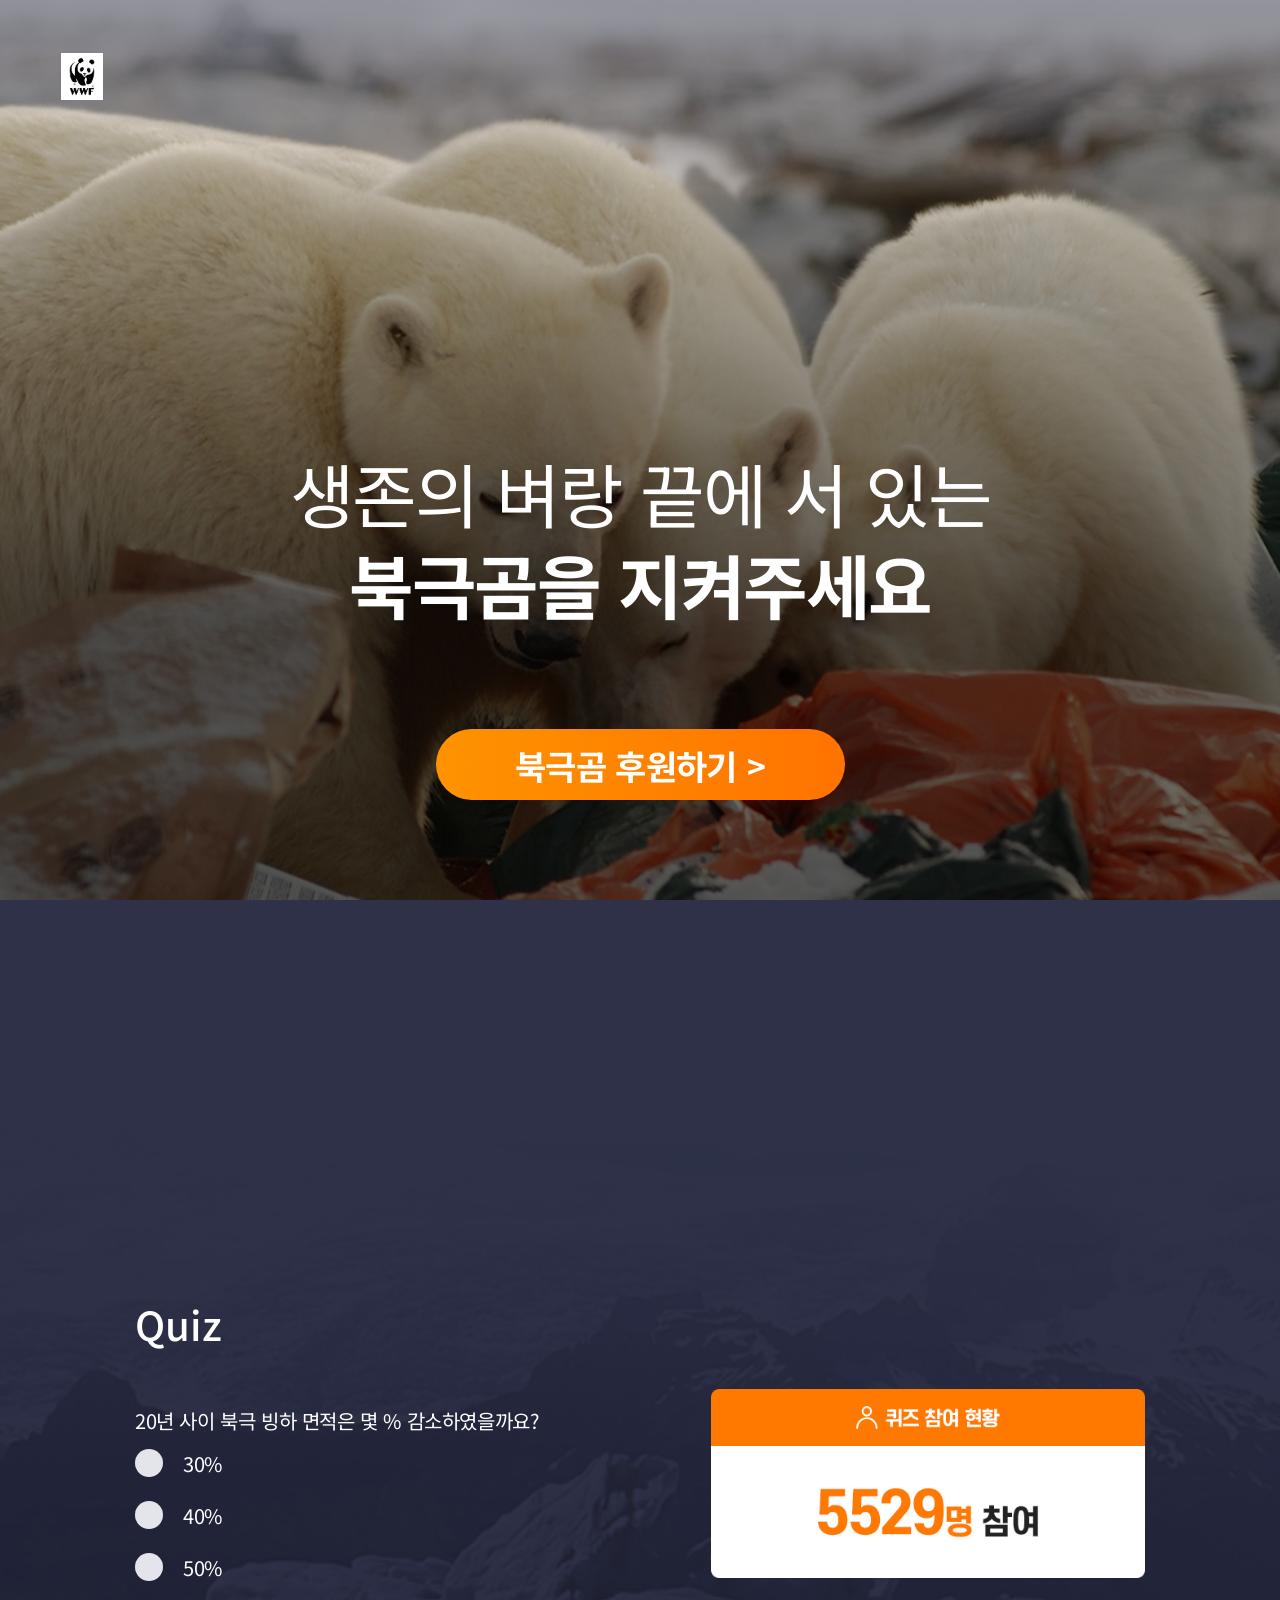
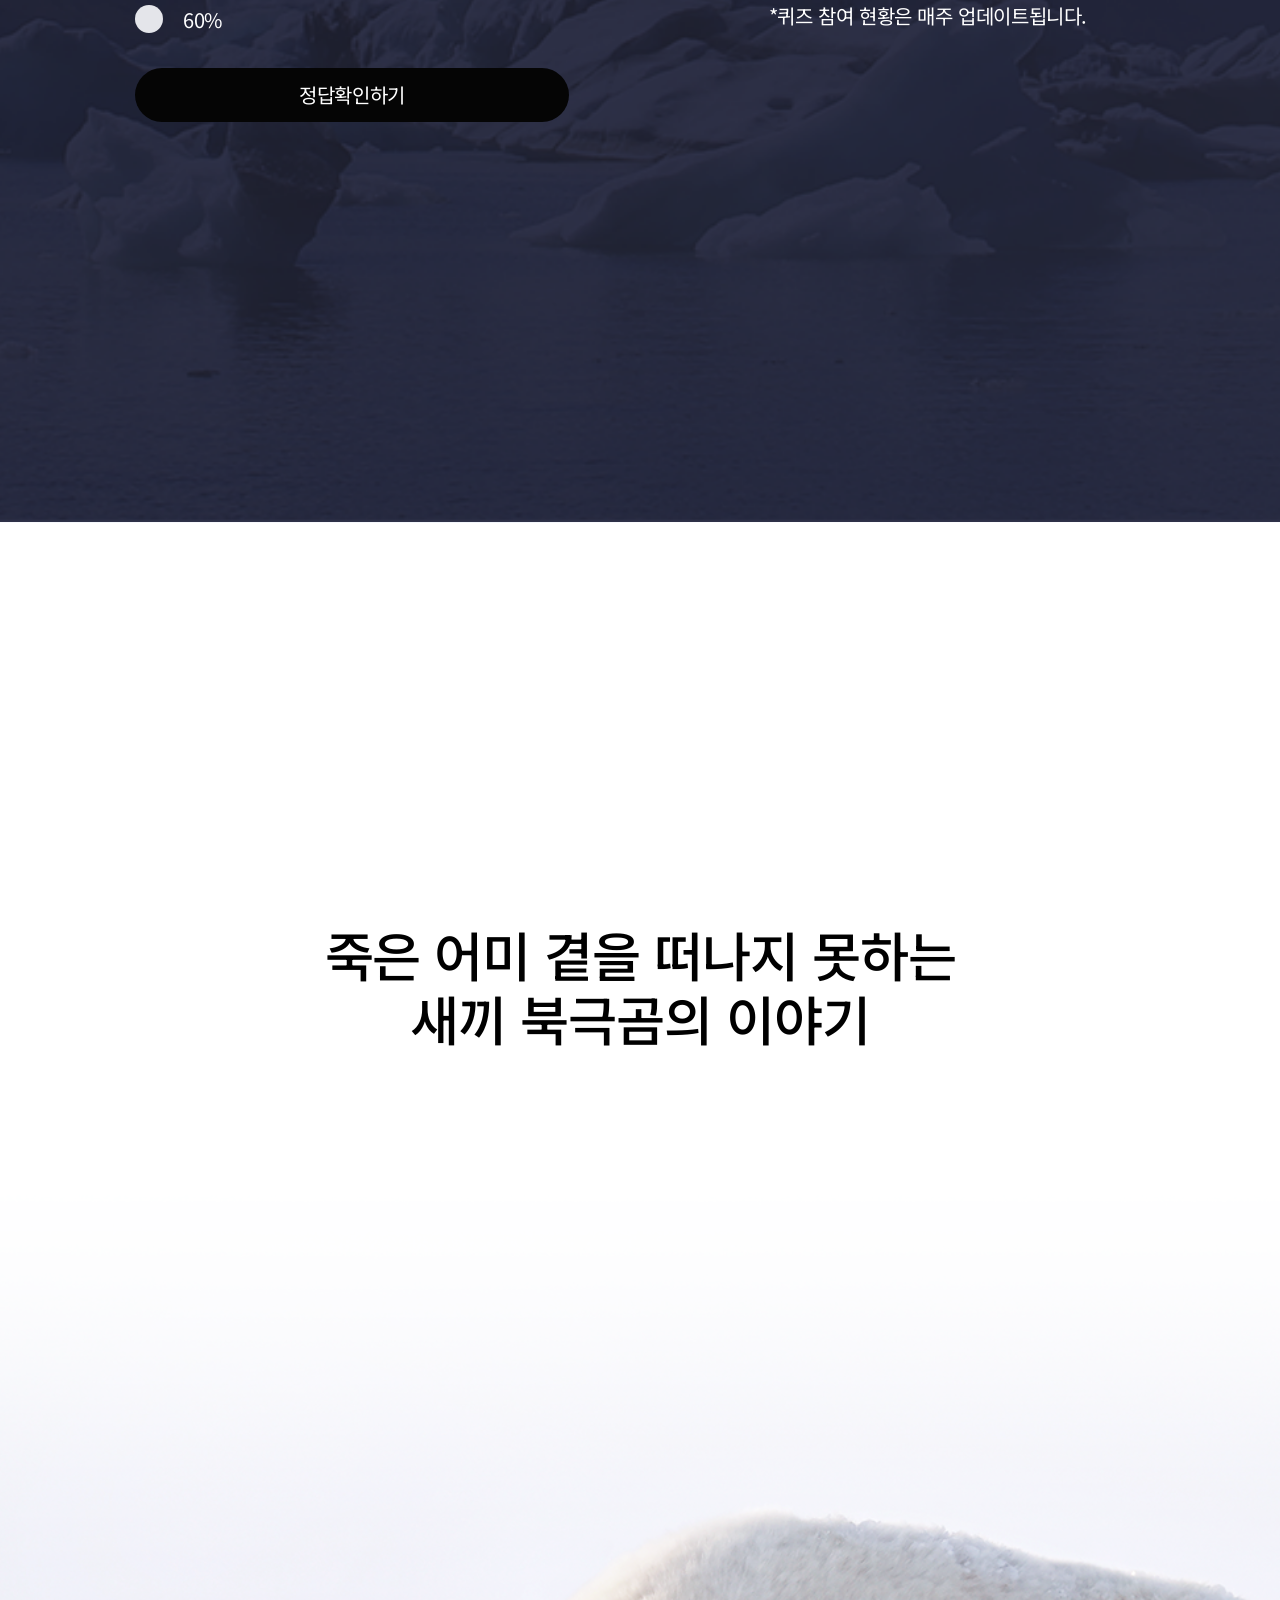
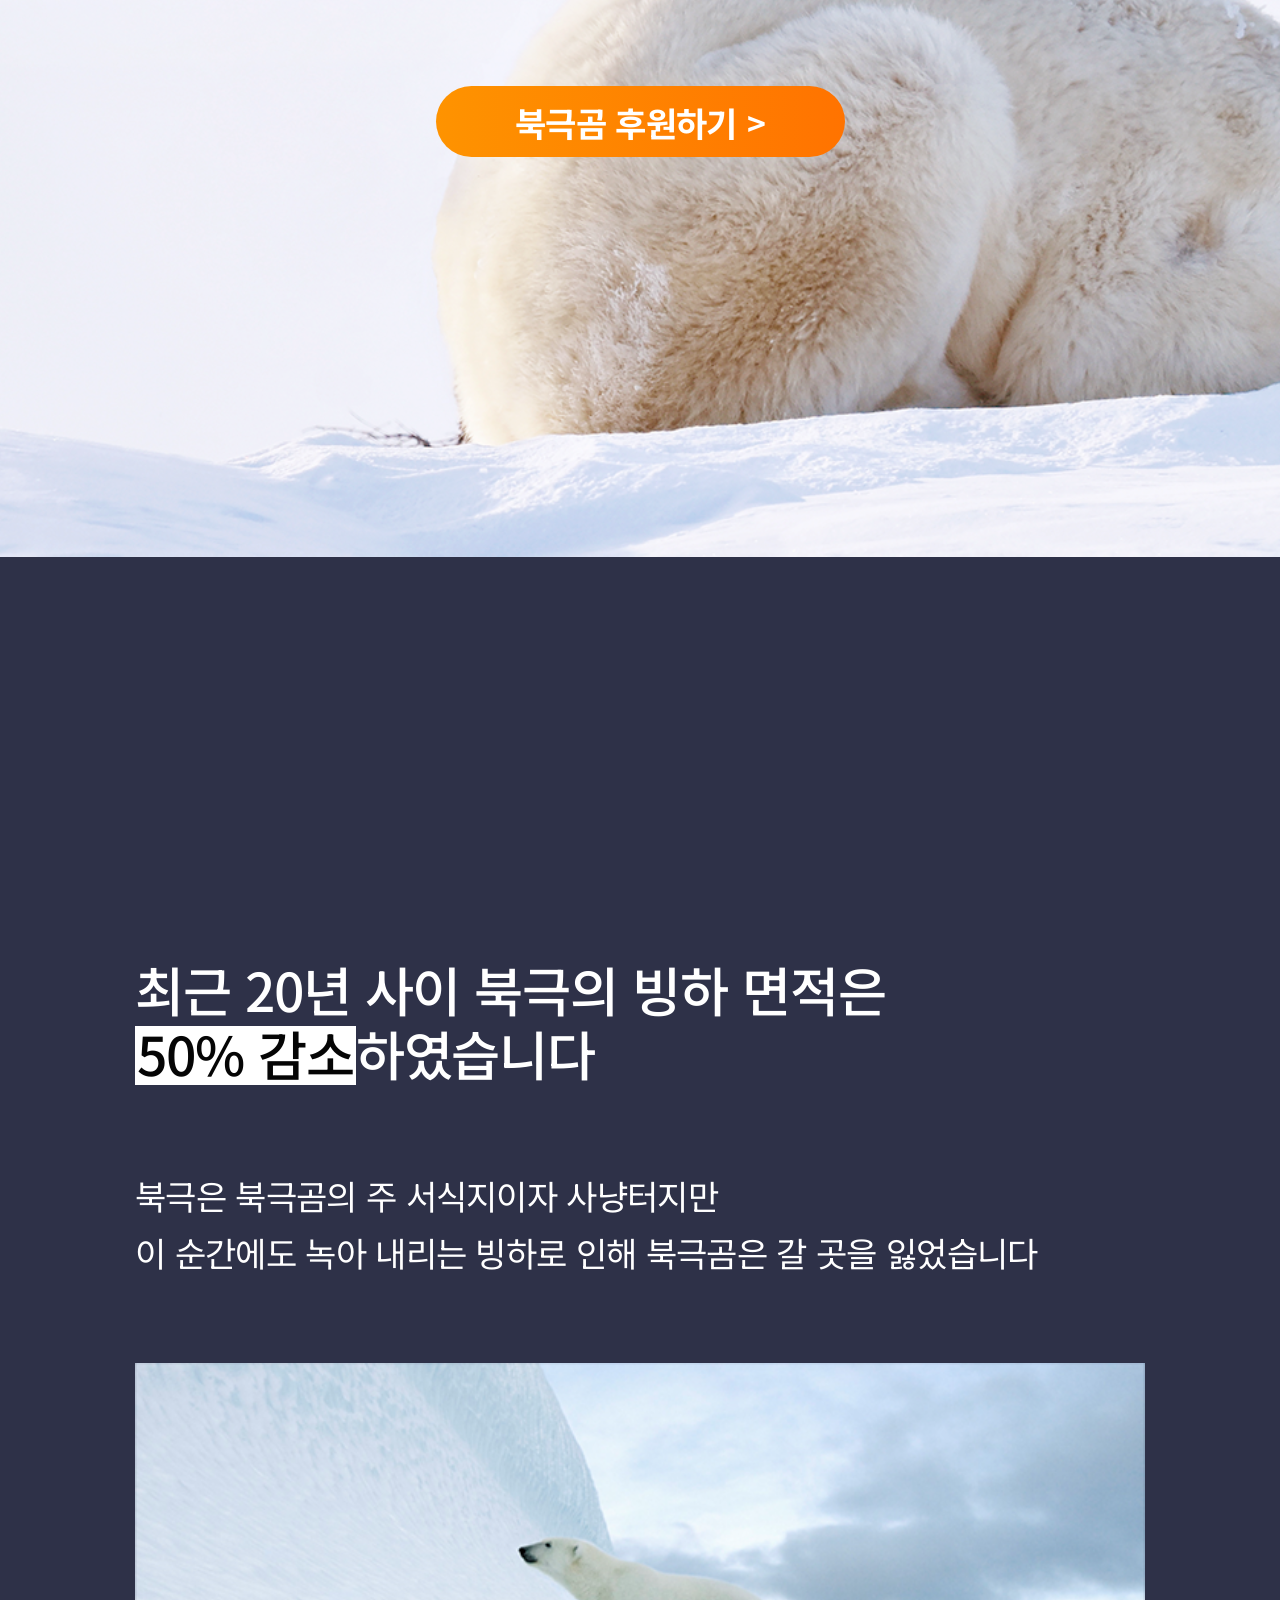
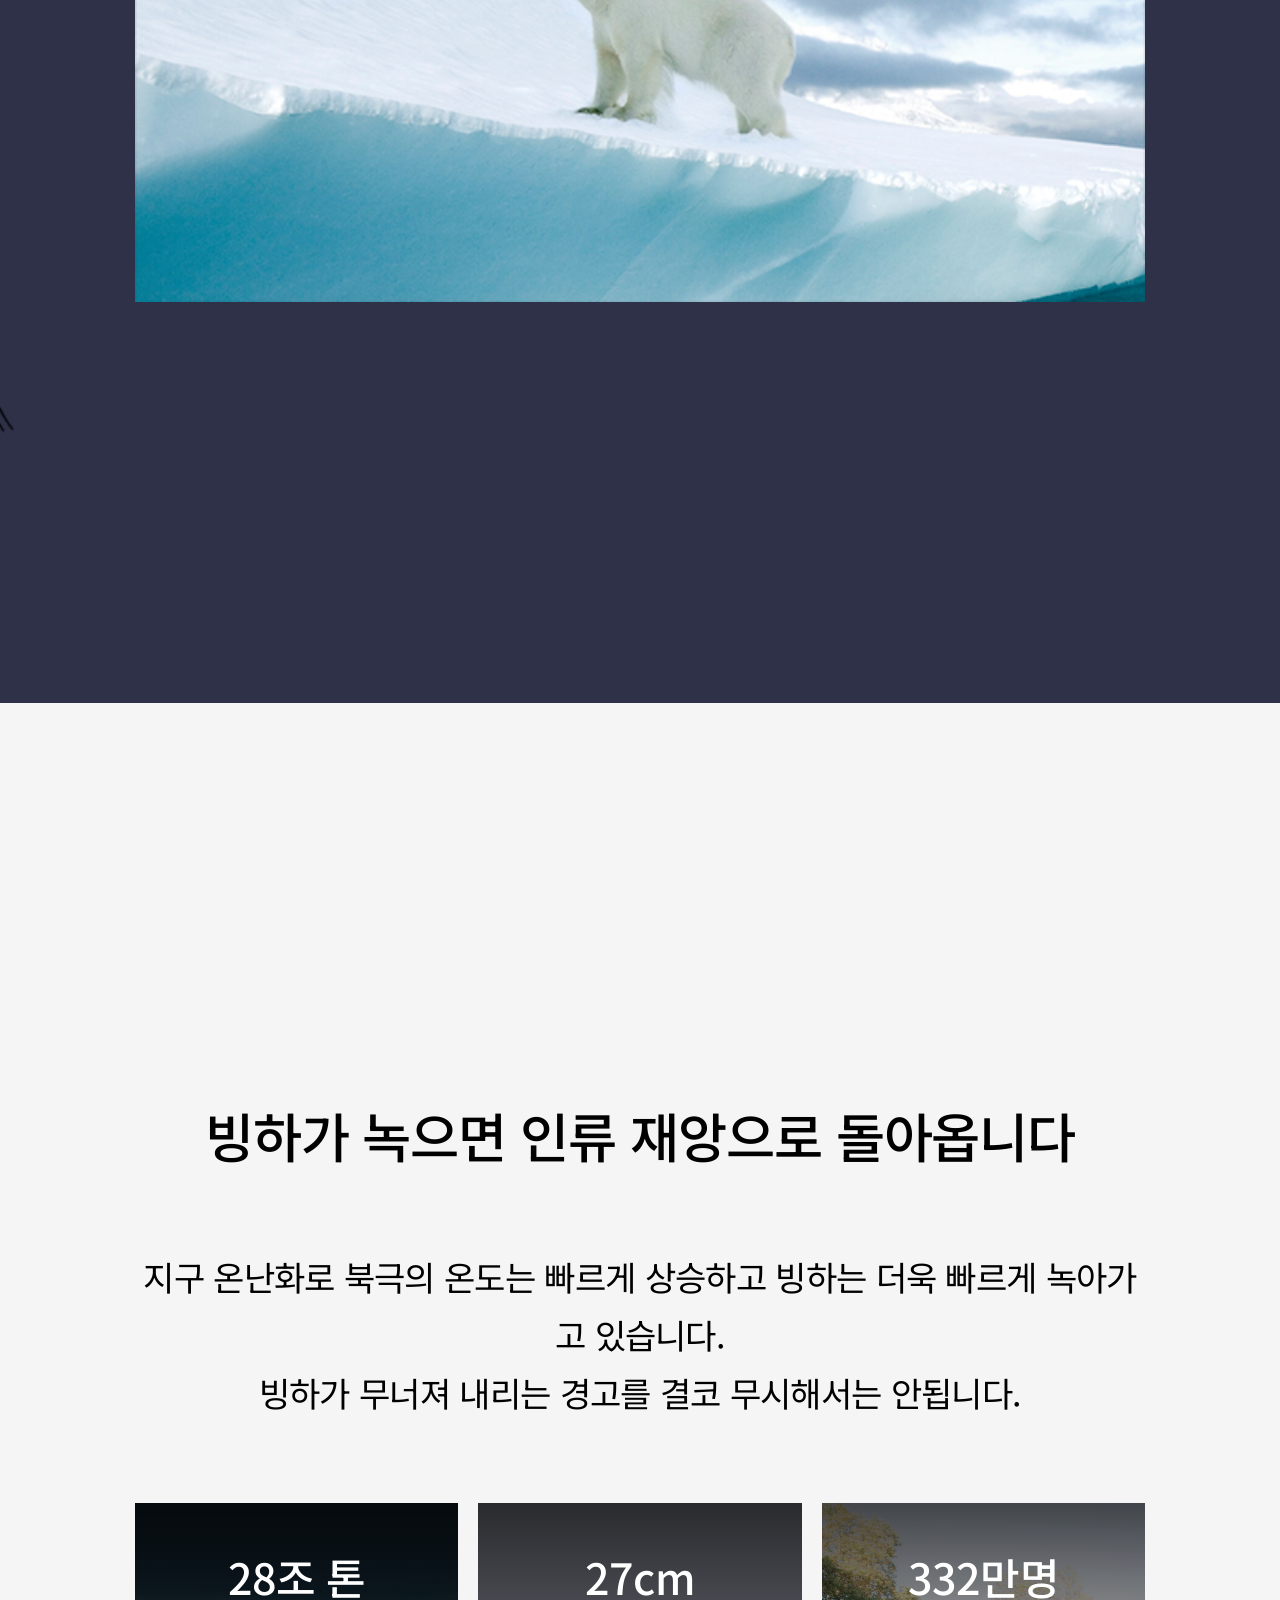
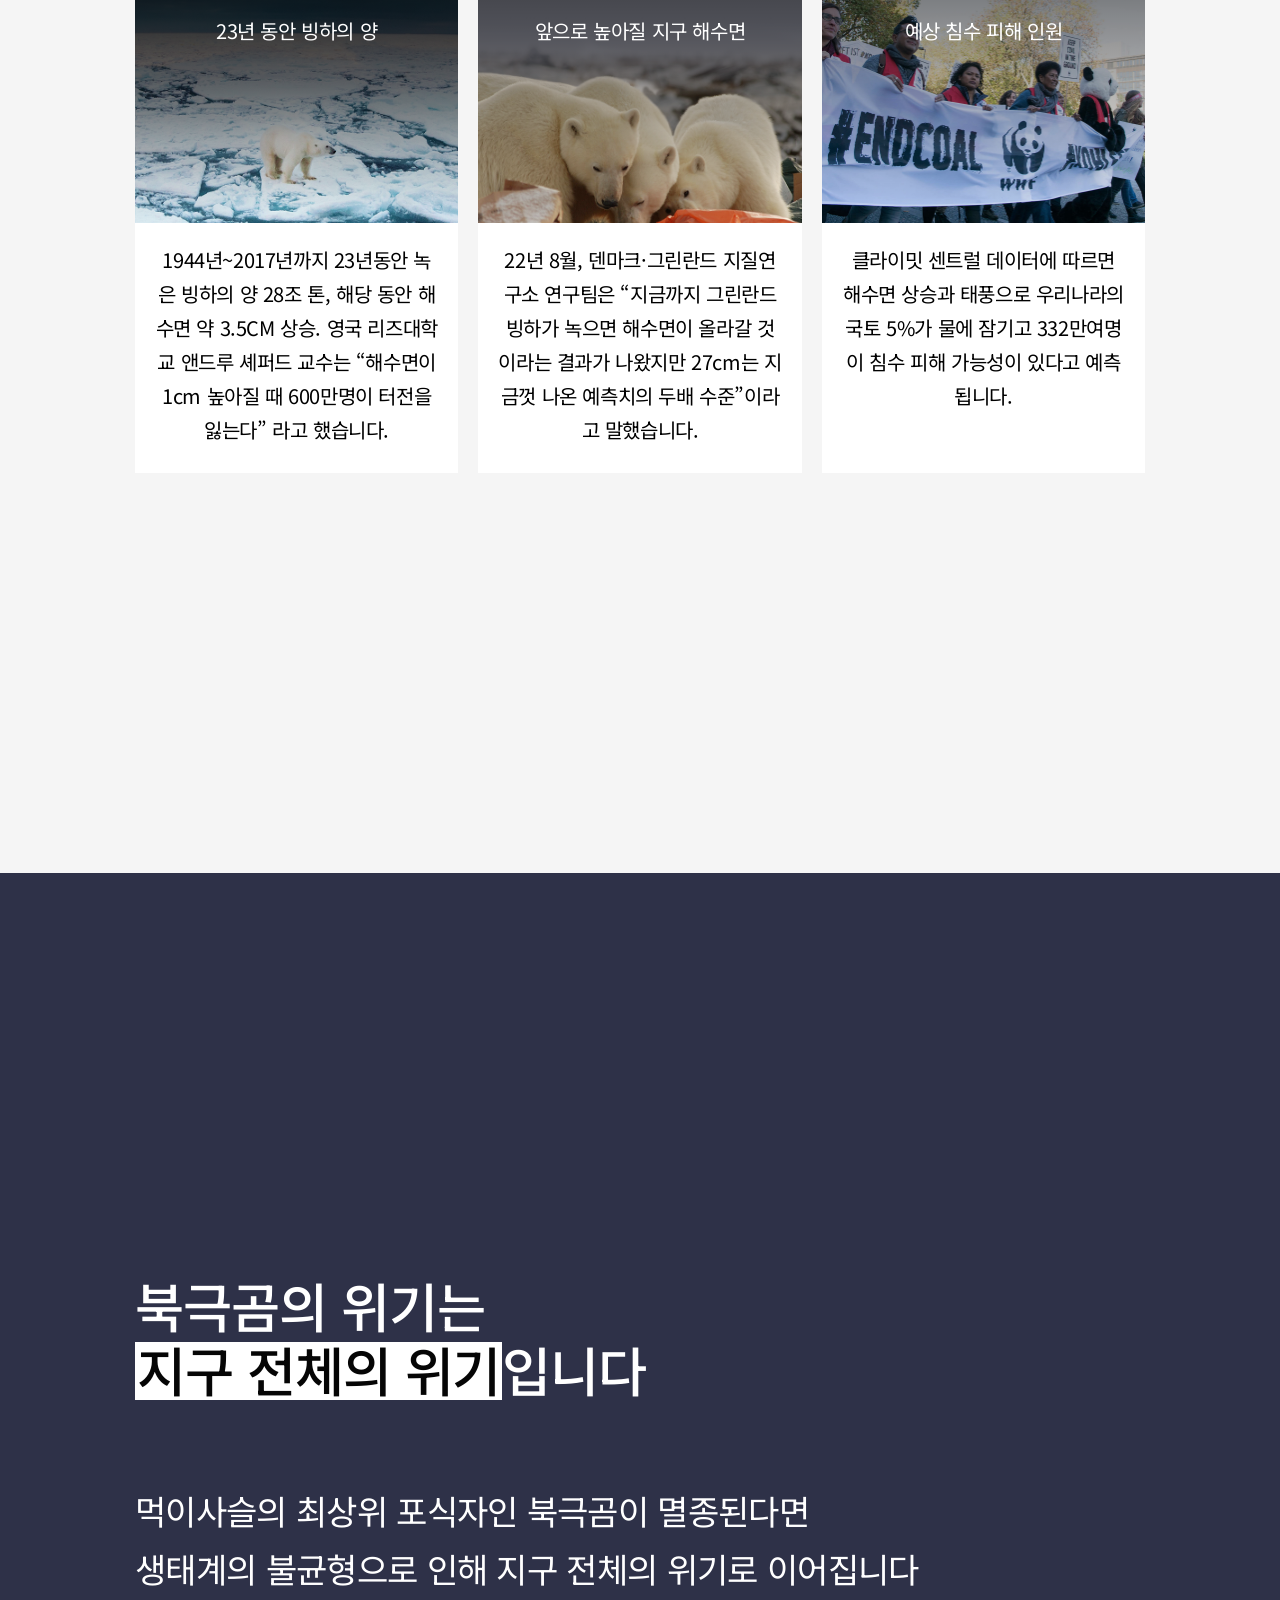
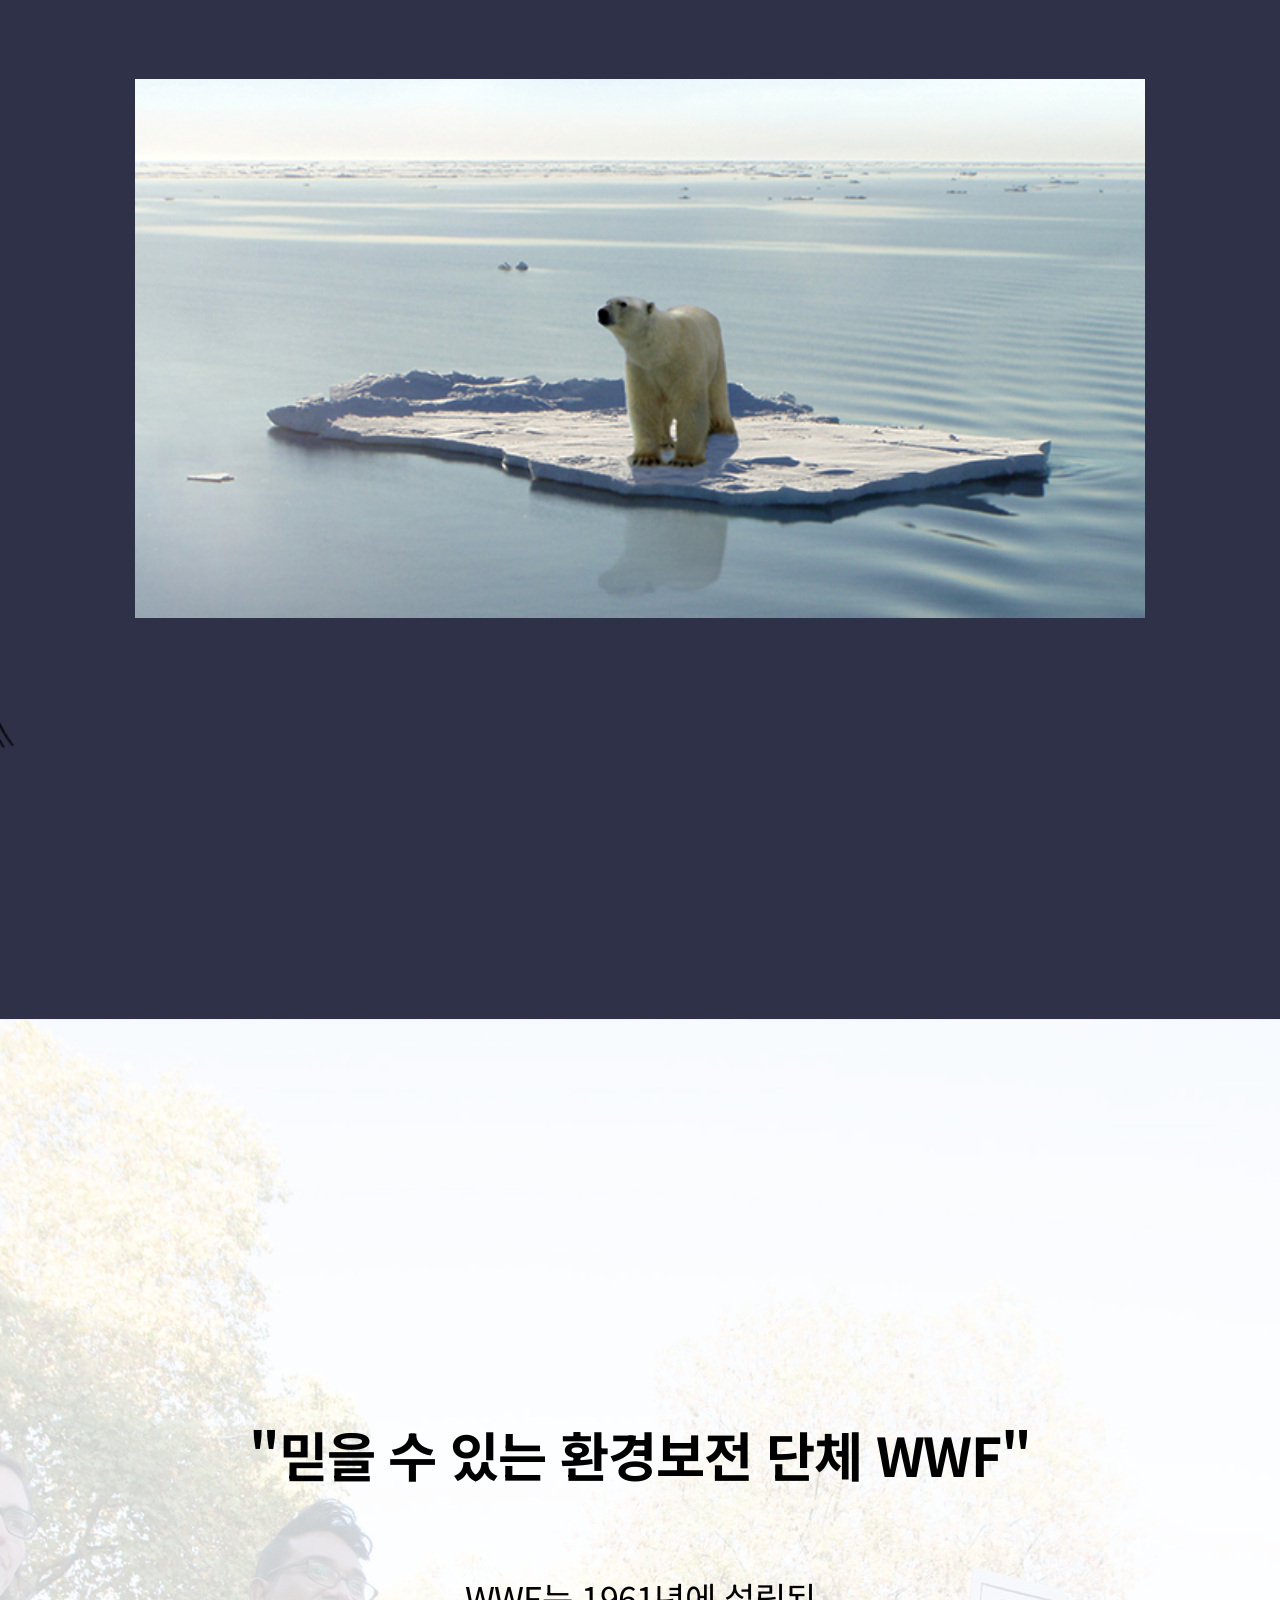
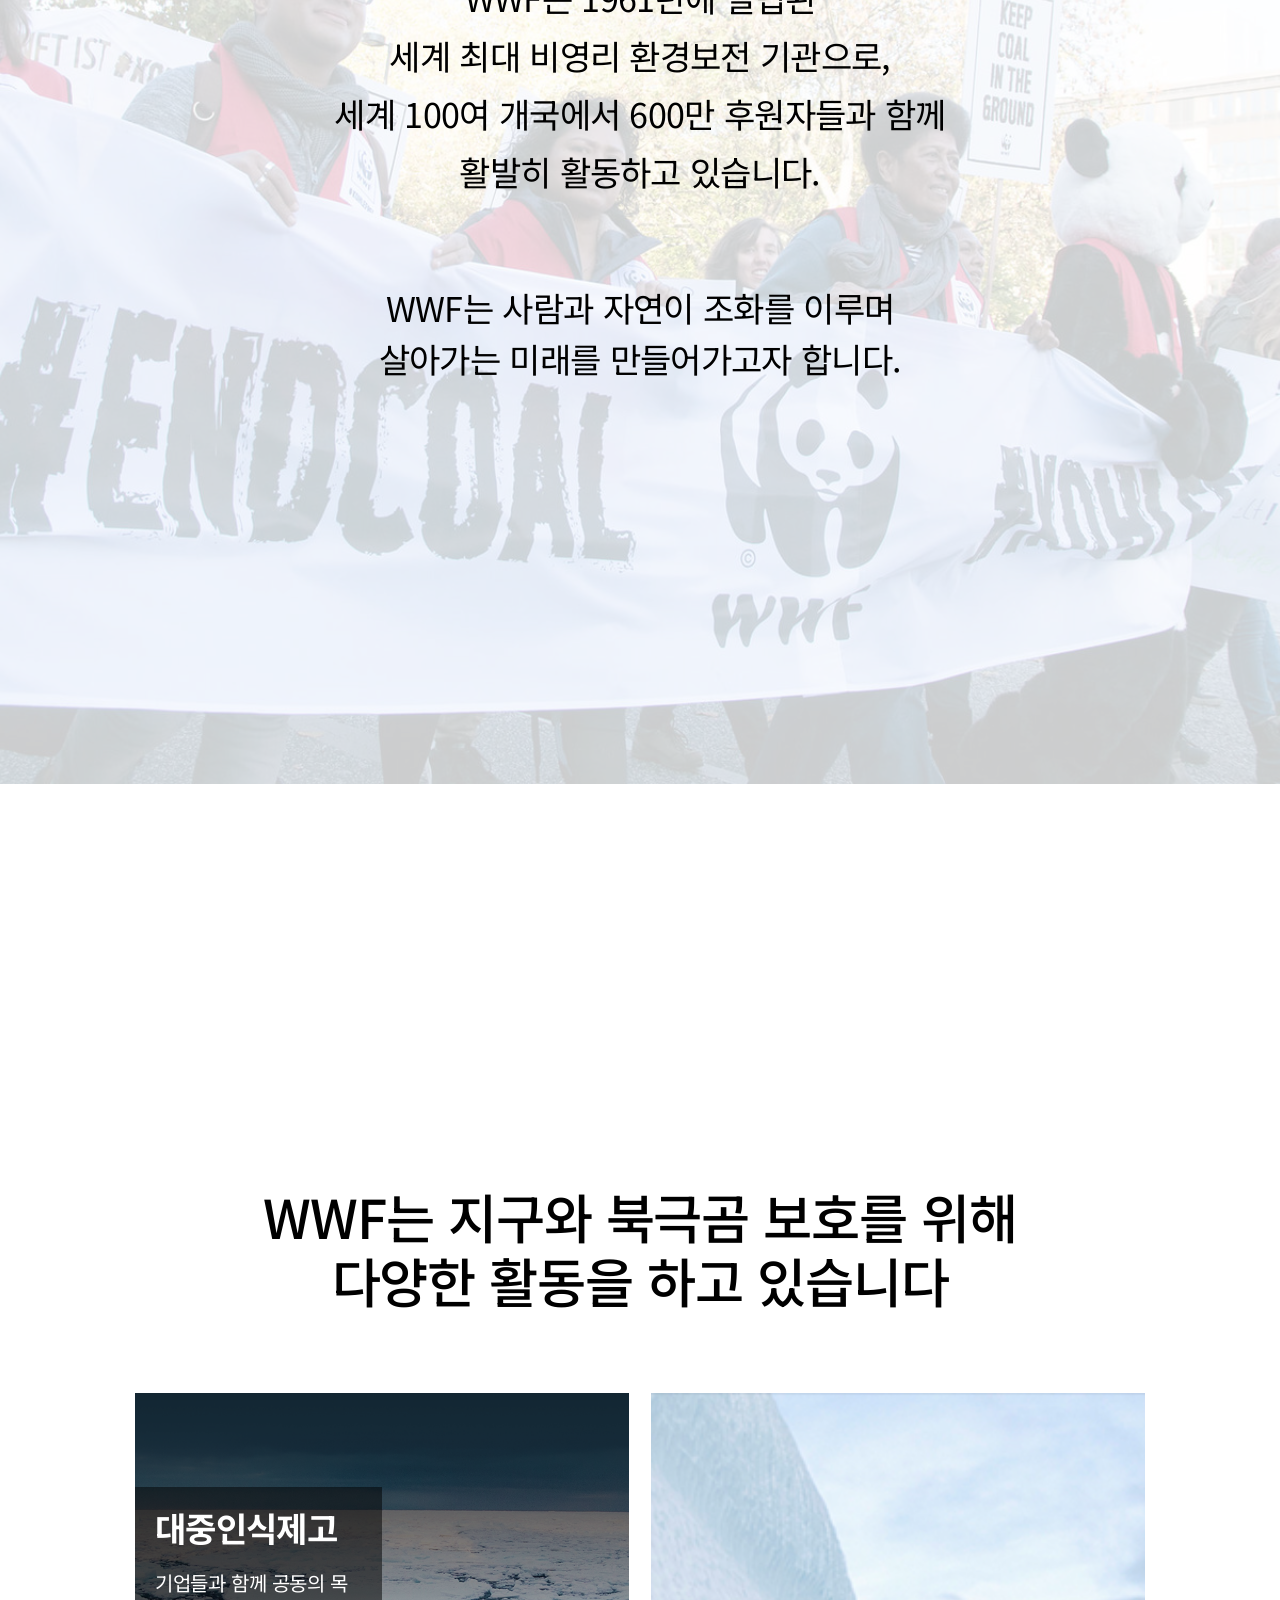
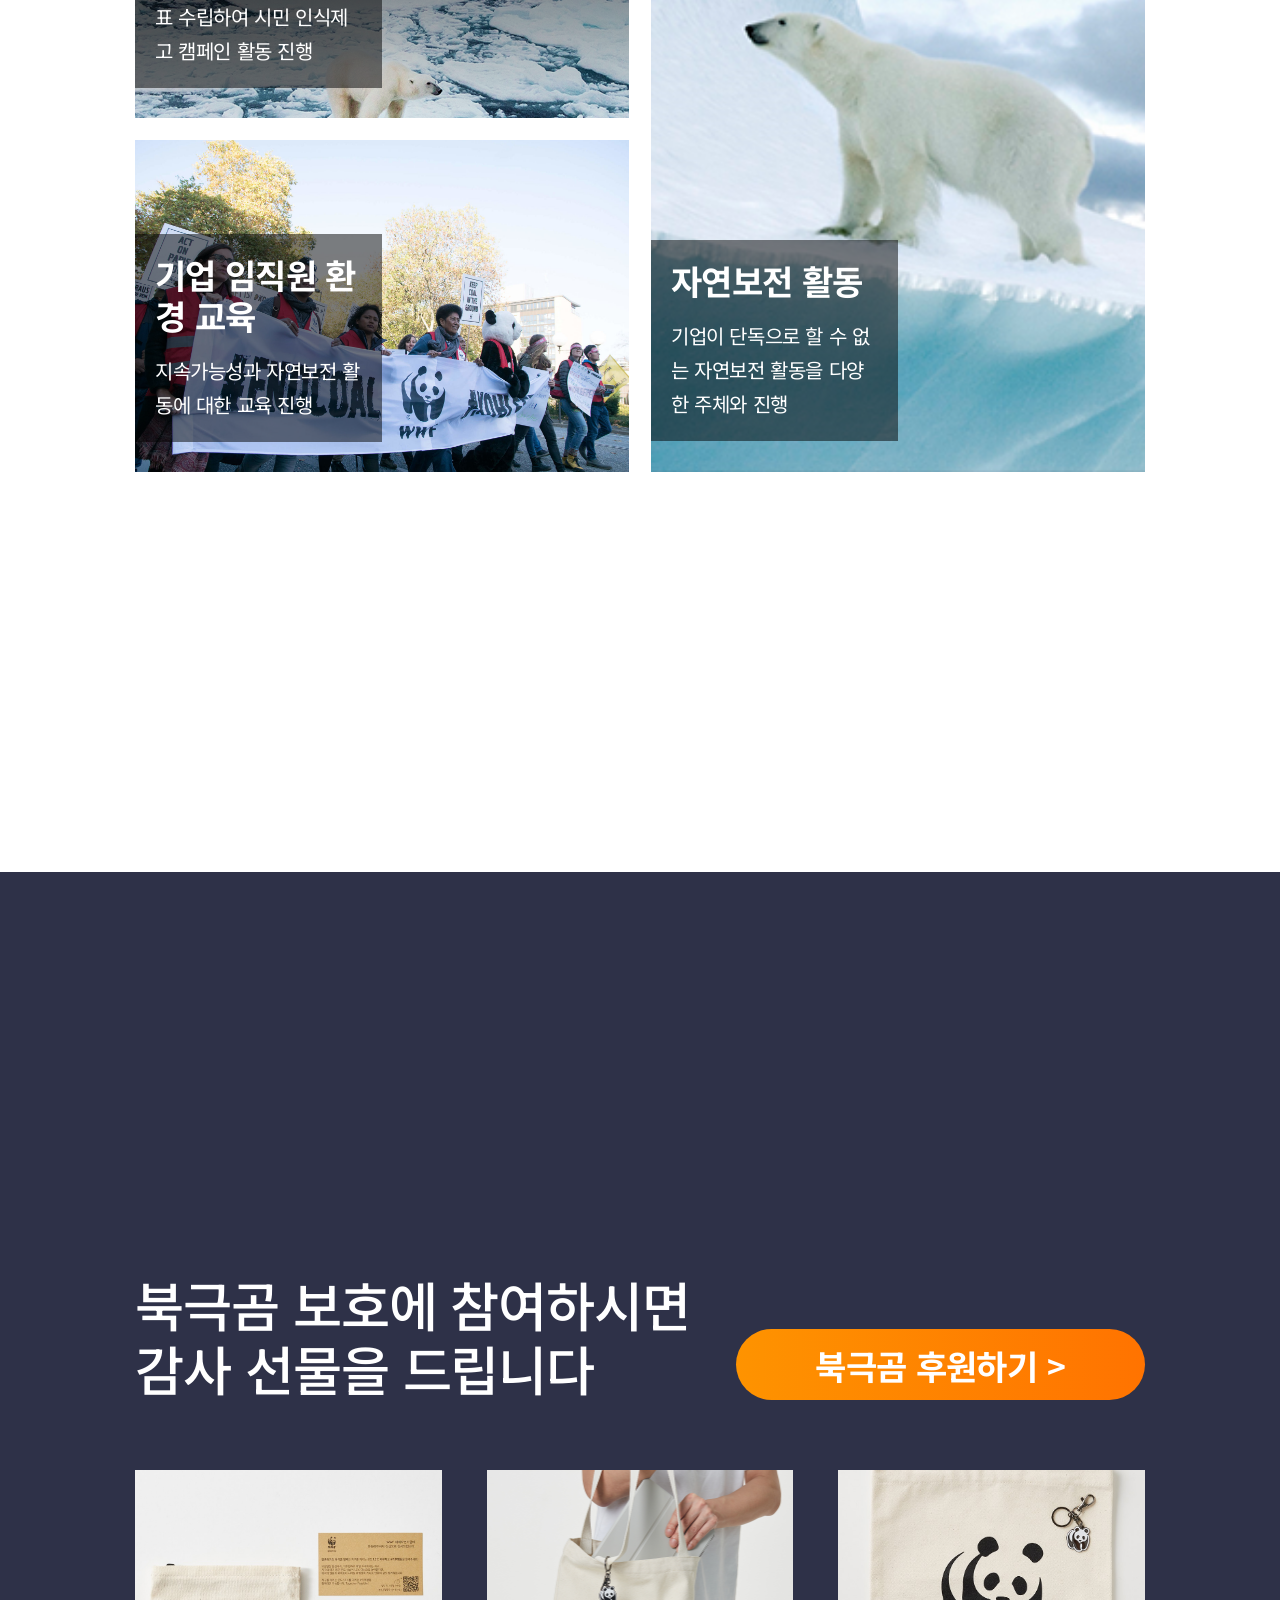
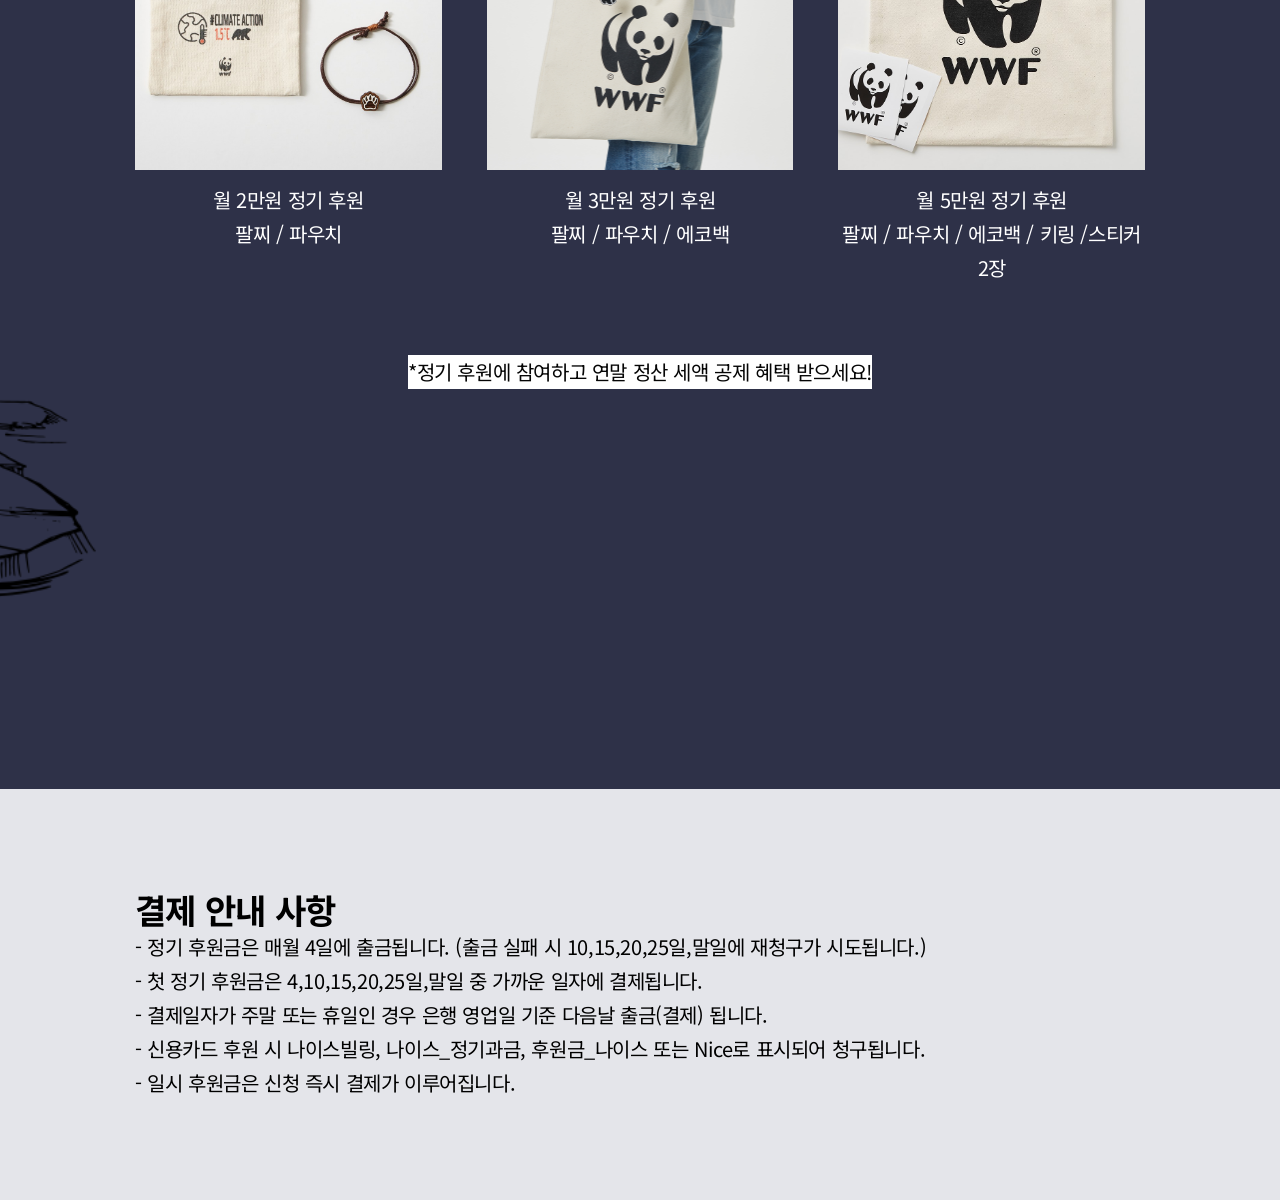
<file: index.html>
<!DOCTYPE html>
<html lang="ko">
<head>
    <meta charset="UTF-8">
    <meta name="viewport" content="width=device-width, initial-scale=1.0">
    <meta name="description" content="">
    <meta name="keywords" content="">
    <title>WWF | 북극곰 보호 캠페인</title>
    <link rel="shortcut icon" href="./images/logo.jpg" type="image/x-icon">
    <link href="https://fonts.googleapis.com/css2?family=Noto+Sans+KR:wght@100..900&display=swap" rel="stylesheet">
    <link rel="stylesheet" href="./styles/reset.css">
    <link rel="stylesheet" href="./styles/common.css">
    <link rel="stylesheet" href="./styles/index.css">
    <link rel="stylesheet" href="./styles/responsive.css">
</head>
<body>
    <div id="wrap">
        <!-- 1. 캠페인 표지 -->
        <section class="container intro">
            <p class="logo"><img src="./images/logo.jpg" alt="wwf"></p>
            <h1><span>생존의 벼랑 끝에 서 있는</span><span>북극곰을 지켜주세요</span></h1>
            <a href="#" class="sponsor_btn"><em>북극곰 후원하기</em><!-- after --></a>
        </section>
        <!-- 2. 퀴즈 -->
        <div class="container quiz_bg">
            <section class="contents quiz">
                <div class="quiz_list">
                    <h1>Quiz</h1>
                    <h2><span>20년 사이 북극 빙하 면적은</span><span> 몇 % 감소하였을까요?</span></h2>
                    <form action="#" method="get" id="answer_form">
                        <ul>
                            <li>
                                <input type="radio" name="answer" value="ans_30" id="ans_30">
                                <label for="ans_30">30%</label>
                            </li>
                            <li>
                                <input type="radio" name="answer" value="ans_40" id="ans_40">
                                <label for="ans_40">40%</label>
                            </li>
                            <li>
                                <input type="radio" name="answer" value="ans_50" id="ans_50">
                                <label for="ans_50">50%</label>
                            </li>
                            <li>
                                <input type="radio" name="answer" value="ans_60" id="ans_60">
                                <label for="ans_60">60%</label>
                            </li>
                        </ul>
                        <button type="button" id="check_btn">정답확인하기</button>
                    </form>
                </div>
                <div class="quiz_status">
                    <img src="./images/quiz_contents.png" alt="퀴즈 참여 현황 5529명 참여">
                    <p>*퀴즈 참여 현황은 매주 업데이트됩니다.</p>
                </div>
            </section>
        </div>
        <!-- 3. 영상 -->
        <div class="container video_bg">
            <div class="contents video">
                <h1>죽은 어미 곁을 떠나지 못하는<br>새끼 북극곰의 이야기</h1>
                <iframe src="https://www.youtube.com/embed/u9V5MBqhLRc" title="기후변화를 막고 녹아내리는 북극에서 북극곰을 지켜주세요!" frameborder="0" allow="accelerometer; autoplay; clipboard-write; encrypted-media; gyroscope; picture-in-picture; web-share" referrerpolicy="strict-origin-when-cross-origin" allowfullscreen></iframe>
                <a href="#" class="sponsor_btn"><em>북극곰 후원하기</em><!-- after --></a>
            </div>
        </div>
        <!-- 4. 50감소 -->
        <div class="container reduction_bg">
            <div class="contents reduction">
                <h1>최근 20년 사이 북극의 빙하 면적은<br><span class="highlight">50% 감소</span>하였습니다</h1>
                <p>북극은 북극곰의 주 서식지이자 사냥터지만<br>이 순간에도 녹아 내리는 빙하로 인해 북극곰은 갈 곳을 잃었습니다</p>
                <p><img src="./images/reduction_50.png" alt=""></p>
            </div>
        </div>
        <!-- 5. 인류재앙 -->
        <div class="container hemanity_bg">
            <div class="contents hemanity">
                <h1>빙하가 녹으면 인류 재앙으로 돌아옵니다</h1>
                <p>지구 온난화로 북극의 온도는 빠르게 상승하고 빙하는 더욱 빠르게 녹아가고 있습니다.<br>빙하가 무너져 내리는 경고를 결코 무시해서는 안됩니다.</p>
                <ul class="list">
                    <li>
                        <dl>
                            <dt>28조 톤</dt>
                            <dd>23년 동안 빙하의 양</dd>
                        </dl>
                        <div class="txt">
                            <p>1944년~2017년까지 23년동안 녹은 빙하의 양 28조 톤, 해당 동안 해수면 약 3.5CM 상승. 영국 리즈대학교 앤드루 셰퍼드 교수는 “해수면이 1cm 높아질 때 600만명이 터전을 잃는다” 라고 했습니다.</p>
                        </div>
                    </li>
                    <li>
                        <dl>
                            <dt>27cm</dt>
                            <dd>앞으로 높아질 지구 해수면</dd>
                        </dl>
                        <div class="txt">
                            <p>22년 8월, 덴마크·그린란드 지질연구소 연구팀은 “지금까지 그린란드 빙하가 녹으면 해수면이 올라갈 것이라는 결과가 나왔지만 27cm는 지금껏 나온 예측치의 두배 수준”이라고 말했습니다.</p>
                        </div>
                    </li>
                    <li>
                        <dl>
                            <dt>332만명</dt>
                            <dd>예상 침수 피해 인원</dd>
                        </dl>
                        <div class="txt">
                            <p>클라이밋 센트럴 데이터에 따르면 해수면 상승과 태풍으로 우리나라의 국토 5%가 물에 잠기고 332만여명이 침수 피해 가능성이 있다고 예측됩니다.</p>
                        </div>
                    </li>
                </ul>
            </div>
        </div>
        <!-- 6. 빙하위기 -->
        <div class="container crisis_bg">
            <div class="contents crisis">
                <h1>북극곰의 위기는<br><span class="highlight">지구 전체의 위기</span>입니다</h1>
                <p>먹이사슬의 최상위 포식자인 북극곰이 멸종된다면<br>생태계의 불균형으로 인해 지구 전체의 위기로 이어집니다</p>
                <p><img src="./images/bg2.png" alt=""></p>
            </div>
        </div>
        <!-- 7. WWF 단체 소개 -->
        <div class="container wwf_bg">
            <div class="contents wwf">
                <h1>"믿을 수 있는 환경보전 단체 WWF"</h1>
                <p>WWF는 1961년에 설립된<br>세계 최대 비영리 환경보전 기관으로,<br>세계 100여 개국에서 600만 후원자들과 함께<br>활발히 활동하고 있습니다.</p>
                <p>WWF는 사람과 자연이 조화를 이루며<br>살아가는 미래를 만들어가고자 합니다.</p>
            </div>
        </div>
        <!-- 8. 활동 내역 -->
        <div class="container activity_bg">
            <div class="contents activity">
                <h1>WWF는 지구와 북극곰 보호를 위해<br>다양한 활동을 하고 있습니다</h1>
                <ul class="detail">
                    <li>
                        <dl class="txt">
                            <dt>대중인식제고</dt>
                            <dd>기업들과 함께 공동의 목표 수립하여 시민 인식제고 캠페인 활동 진행</dd>
                        </dl>
                    </li>
                    <li>
                        <dl class="txt">
                            <dt>기업 임직원 환경 교육</dt>
                            <dd>지속가능성과 자연보전 활동에 대한 교육 진행</dd>
                        </dl>
                    </li>
                    <li>
                        <dl class="txt">
                            <dt>자연보전 활동</dt>
                            <dd>기업이 단독으로 할 수 없는 자연보전 활동을 다양한 주체와 진행</dd>
                        </dl>
                    </li>
                </ul>
            </div>
        </div>
        <!-- 9. 선물정보 -->
        <div class="container gift_bg">
            <div class="contents gift">
                <div class="title">
                    <h1>북극곰 보호에 참여하시면<br>감사 선물을 드립니다</h1>
                    <a href="#" class="sponsor_btn"><em>북극곰 후원하기</em><!-- after --></a>
                </div>
                <ul class="gift_list">
                    <li>
                        <p class="g_img"></p>
                        <h2>월 2만원 정기 후원</h2>
                        <p>팔찌 / 파우치</p>
                    </li>
                    <li>
                        <p class="g_img"></p>
                        <h2>월 3만원 정기 후원</h2>
                        <p>팔찌 / 파우치 / 에코백</p>
                    </li>
                    <li>
                        <p class="g_img"></p>
                        <h2>월 5만원 정기 후원</h2>
                        <p>팔찌 / 파우치 / 에코백 / 키링 /스티커2장</p>
                    </li>
                </ul>
                <p>*정기 후원에 참여하고 연말 정산 세액 공제 혜택 받으세요!</p>
            </div>
        </div>
        <!-- 10. 안내 -->
        <div class="container guide_bg">
            <div class="contents guide">
                <h2>결제 안내 사항</h2>
                <p>- 정기 후원금은 매월 4일에 출금됩니다. (출금 실패 시 10,15,20,25일,말일에 재청구가 시도됩니다.)</p>
                <p>- 첫 정기 후원금은 4,10,15,20,25일,말일 중 가까운 일자에 결제됩니다.</p>
                <p>- 결제일자가 주말 또는 휴일인 경우 은행 영업일 기준 다음날 출금(결제) 됩니다.</p>
                <p>- 신용카드 후원 시 나이스빌링, 나이스_정기과금, 후원금_나이스 또는 Nice로 표시되어 청구됩니다.</p>
                <p>- 일시 후원금은 신청 즉시 결제가 이루어집니다.</p>
            </div>
        </div>
    </div>
</body>
</html>
</file>
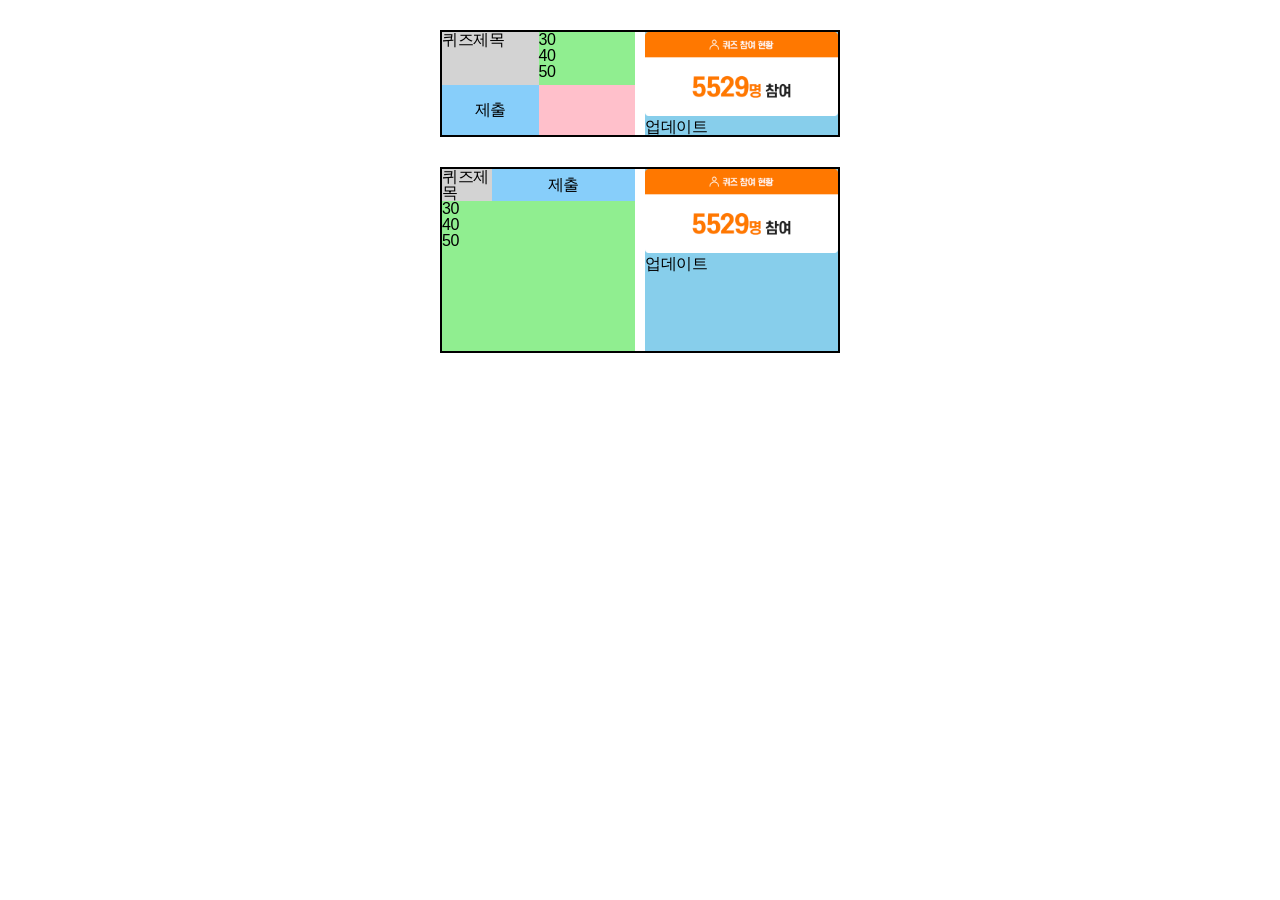
<file: flex_grid.html>
<!DOCTYPE html>
<html lang="ko">
<head>
    <meta charset="UTF-8">
    <meta name="viewport" content="width=device-width, initial-scale=1.0">
    <title>flex_grid 비교 연습용</title>
    <link rel="stylesheet" href="./styles/reset.css">
    <style>
        /* 내부스타일시트 작성 */
        /* 공통 */
        .contents {
            width: 400px; margin: 30px auto;
            border: 2px solid black;
        }
        .contents img {width: 100%;}
        .contents .quiz {background-color: pink;}
        .contents .info {background-color: skyblue;}
        /* flex */
        .flex {
            display: flex; /* quiz + info 정렬 위한 준비 */
            gap:10px;
        }
        .flex .quiz {
            flex: 1;/* width: 50%; */
            display: flex;/* h2+ol+btn 정렬 위한 준비 */ flex-flow: row wrap;
        }
        .flex .quiz h2 {
            background-color: lightgray;
            height: calc(100% - 50px);
        }
        .flex .quiz > * {width: 50%;}
        .flex .quiz ol {
            background-color: lightgreen;
            height: calc(100% - 50px);
        }
        .flex .quiz #btn {
            background-color: lightskyblue;
            height: 50px;
        }
        .flex .info {flex: 1;/* width: 50%; */}
        /* grid */
        .grid {
            display: grid; /* quiz + info 정렬 위한 준비 */
            grid-template-columns:1fr 1fr;
            /* grid-template-rows: 100px 200px; */
            gap: 10px;
        }
        .grid .quiz {
            display: grid; /* h2+ol+btn 정렬 위한 부모명령 */
            /* grid-template-columns: 1fr 1fr;
            grid-template-rows:1fr 50px ; */
            grid-template-areas: 
                'title btn'
                'list list';
            grid-template-columns: 50px 1fr;
            grid-template-rows: 1fr 150px;
        }
        .grid .quiz h2 {grid-area: title; background-color: lightgray;}
        .grid .quiz ol {grid-area: list; background-color: lightgreen;}
        .grid .quiz #btn {grid-area: btn; background-color: lightskyblue;}
        .grid .info {}
        /* 
        정렬 자식이 2개 이상이고 한 방향(수평, 수직)으로만 정렬 -> flex, grid
        정렬 작식이 3개 이상이고 반응형 기기에 따라 재배열 자유 -> grid
        */
    </style>
</head>
<body>
    <div class="contents flex">
        <div class="quiz">
            <h2>퀴즈제목</h2>
            <ol>
                <li>30</li>
                <li>40</li>
                <li>50</li>
            </ol>
            <button type="button" id="btn">제출</button>
        </div>
        <div class="info">
            <img src="./images/quiz_contents.png" alt="">
            <p>업데이트</p>
        </div>
    </div>
    <div class="contents grid">
        <div class="quiz">
            <h2>퀴즈제목</h2>
            <ol>
                <li>30</li>
                <li>40</li>
                <li>50</li>
            </ol>
            <button type="button" id="btn">제출</button>
        </div>
        <div class="info">
            <img src="./images/quiz_contents.png" alt="">
            <p>업데이트</p>
        </div>
    </div>
</body>
</html>
</file>
<file: styles/common.css>
/* 공통 common.css */
#wrap {}
#wrap * {transition: all 0.3s;}
#wrap .container {
    min-width: 320px;
    background-position: center; background-size: cover;
    padding:70px 15px;
}
#wrap .container .contents {max-width: 1250px; margin: 0 auto;}
#wrap .container .contents h1 {
    font-size:1.38rem; font-weight: 500;
    line-height: 1.2;
    margin: 0 0 22px;
}
#wrap .container .contents h1 .highlight {
    color: #050505; background-color: #fff; font-weight: 500;
    display: inline-block; padding:0 2px 5px;
}
#wrap .container .contents h1+p {
    font-size: 0.81rem; line-height: 1.7;
    margin: 0 0 22px;
}
/* mobile design - .sponsor_btn */
#wrap .container .sponsor_btn {
    display: flex; flex-flow: row nowrap;
    justify-content: center; align-items: center;
    width: 164px; height: 41px; border-radius: 37.5px;
    margin: 0 auto;
    background: linear-gradient(90deg, #FE9300, #FF7300);
    /* gap :10px; == em의 margin-right:10px; */
    /* position: relative; z-index: 900; */
}
#wrap .container .sponsor_btn:hover {
    animation: btn 1s linear alternate infinite;
}
#wrap .container .sponsor_btn em {
    color:#fff; font-weight: 500;  margin-right: 10px;
}
#wrap .container .sponsor_btn::after {
    content:'>'; display: block;
    /*  display:inline-block; - 부모 .sponsor_btn으로 정렬을 했기때문에 굳이 inline-block일 필요없음 */
    color: #fff; font-size: 0.75rem;
}
/* ---------------------애니메이션 효과 */
@keyframes btn {
    0% {box-shadow: #fff 0 0 5px}
    100% {box-shadow: #fff 0 0 20px;}
}
</file>
<file: styles/index.css>
/* -------------------------------------- 1. 캠페인 표지(m) */
#wrap .intro {
    /* 북극곰 배경 (bg1) */
    padding: 100px 0;
    background-image: url(../images/bg1.png);
    /* background-size: cover; */
    /* background-size: 170%; */
    /* 비슷하게 만들어졌다고 끝내지말고 여러 값을 입력해보면서 가장 좋은 값 찾기 */
    background-size: auto 130%;
    background-position: center bottom;
    position: relative;
}
#wrap .intro > * {position: relative; z-index: 100;}
#wrap .intro::after {
    /* 북극곰 배경 위에 깔리는 반투명한 검은색 배경(rgba) */
    content: ''; display: block;
    width: 100%; height: 100%;
    position: absolute; top: 0; left: 0;
    /* background: rgba(0,0,0,0.5); */
    background: linear-gradient(transparent, #000 69%);
    opacity: 0.6; z-index: 90;
}
#wrap .intro .logo {
    width: 24px; /* height: 27px; */
    position: absolute;/* 피그마 무시기능과 동일 */
    top: 18px; left: 21px;
    /* z-index: 900; */
}/* w,h 중 한가지 값만 작성(나머지는 자동 비율) */
#wrap .intro .logo img {width: 100%;}
#wrap .intro h1 {
    margin-bottom: 50px; text-align: center;
    /* position: relative; z-index: 900; */
}
#wrap .intro h1 span {
    color: #fff;
    display: block;
    font-weight: 700; font-size: 1.88rem; line-height: 1.3;
}
#wrap .intro h1 span:nth-child(1) {}
#wrap .intro h1 span:nth-child(2) {}
#wrap .intro .sponsor_btn {}
/* -------------------------------------------2. quiz */
#wrap .quiz_bg {
    background-image: url(../images/quiz_bg.png);
    padding: 70px;/* padding은 부모에 작성 */
}
#wrap .quiz_bg .quiz {
    display: flex; flex-flow: column nowrap; gap: 50px;/* t,d - row */
    justify-content: center; align-items: center;
}
#wrap .quiz_bg .quiz .quiz_list {/* margin-bottom: 50px; */}
/* ------------------------ 그룹 */
#wrap .quiz_bg .quiz .quiz_list h1,
#wrap .quiz_bg .quiz .quiz_list h2 span,
#wrap .quiz_bg .quiz .quiz_list form ul li label,
#wrap .quiz_bg .quiz .quiz_list #answer_form #check_btn,
#wrap .quiz_bg .quiz .quiz_status p {color: #fff;}
#wrap .quiz_bg .quiz .quiz_list h1,
#wrap .quiz_bg .quiz .quiz_list h2 {margin-bottom: 16px;}
/* ------------------------ 개별 */
#wrap .quiz_bg .quiz .quiz_list h1 {
    font-size: 1.5rem; font-weight: 500;
    line-height: 1.2; letter-spacing: -0.01rem;
    font-family: 'Noto Sans Kr', sans-serif; /* 단독글꼴인 경우 */
}
#wrap .quiz_bg .quiz .quiz_list h2 {}
#wrap .quiz_bg .quiz .quiz_list h2 span {display: block; line-height: 1.7;}
#wrap .quiz_bg .quiz .quiz_list h2 span:nth-child(1) {}
#wrap .quiz_bg .quiz .quiz_list h2 span:nth-child(2) {}
#wrap .quiz_bg .quiz .quiz_list #answer_form {}
#wrap .quiz_bg .quiz .quiz_list #answer_form ul {margin-bottom: 16px;}
#wrap .quiz_bg .quiz .quiz_list #answer_form ul li {margin-bottom: 16px;}
#wrap .quiz_bg .quiz .quiz_list #answer_form ul li:last-child {margin-bottom: 0;}
#wrap .quiz_bg .quiz .quiz_list #answer_form ul li input {display: none;}
#wrap .quiz_bg .quiz .quiz_list #answer_form ul li input:checked + label {
    background-image: url(../images/chk_on.svg);
}
#wrap .quiz_bg .quiz .quiz_list #answer_form ul li label {
    font-size: 0.88rem; /* line-height: 1.7;  위에서 행간을 포함한 값으로 여백을 주었기 때문에 생략*/
    /* margin-left: 31.75px; input태그를 안보이도록 만들 것이기 때문에 없어도 됨 */
    transition: color 0.3s;
    background-image: url(../images/chk_off.svg);
    background-size: 16px; background-repeat: no-repeat;
    padding-left: 47.75px; /* 백그라운드로 깔리는 이미지이므로 이미지를 무시한 거리 값 입력 */
}
#wrap .quiz_bg .quiz .quiz_list #answer_form ul li:hover label {
    color: #FF7300;
}
#wrap .quiz_bg .quiz .quiz_list #answer_form #check_btn {
    width: 100%; padding:10px 0;
    border-radius: 50px; line-height: 1.7;
    background-color: #050505;
    transition: background-color 0.5s;
}
#wrap .quiz_bg .quiz .quiz_list #answer_form #check_btn:hover {
    background-color: #FF7300;
}
#wrap .quiz_bg .quiz .quiz_status {
    margin: 0 auto;
    text-align: center;
}
#wrap .quiz_bg .quiz .quiz_status img {width: 100%;}
#wrap .quiz_bg .quiz .quiz_status p {line-height: 1.7; font-size: 1.25rem; margin: 20px 0 0;}
/* ------------------------------------- 3 */
#wrap .video_bg {
    background-image: url(../images/video_bg.png);
    padding: 50px 15px;
}
#wrap .video_bg .video h1 {text-align: center; margin: 0 0 70px;}
#wrap .video_bg .video iframe {width: 100%; margin: 0 0 70px;}
/* ------------------------------------- 4 */
#wrap .reduction_bg {
    background-image: url(../images/reduction_50_bg.png);
}
#wrap .reduction_bg .reduction h1 {color: #fff;}
#wrap .reduction_bg .reduction h1+p {color: #fff;}
#wrap .reduction_bg .reduction p img {width: 100%;}
/* ------------------------------------- 5 */
#wrap .hemanity_bg {
    background-color: #f5f5f5;
}
#wrap .hemanity_bg .hemanity h1 {text-align: center; margin: 0 0 40px;}
#wrap .hemanity_bg .hemanity h1+p {text-align: center;}
#wrap .hemanity_bg .hemanity .list {
    display: flex; flex-flow: column nowrap; gap: 20px;
    /* display: grid; grid-template-rows: 1fr 1fr 1fr; */
}
#wrap .hemanity_bg .hemanity .list li {}
#wrap .hemanity_bg .hemanity .list li dl {
    text-align: center; padding: 48px 0;
    background-position: center; background-size: cover;
    position: relative;
}
#wrap .hemanity_bg .hemanity .list li dl * {
    color: #fff; position: relative; z-index: 90;
}
#wrap .hemanity_bg .hemanity .list li:nth-child(1) dl {
    background-image: url(../images/wraming_28t.png);
}
#wrap .hemanity_bg .hemanity .list li:nth-child(2) dl {
    background-image: url(../images/wraming_27cm.png);
}
#wrap .hemanity_bg .hemanity .list li:nth-child(3) dl {
    background-image: url(../images/wwf.jpg);
}
#wrap .hemanity_bg .hemanity .list li dl::before {
    content: ''; display: block;
    width: 100%; height: 100%;
    position: absolute; top: 0; left: 0; z-index: 80;
    background: linear-gradient( rgba(0,0,0,0.7), transparent);
}
#wrap .hemanity_bg .hemanity .list li dl dt {
    font-size: 1.38rem; font-weight: 500; line-height: 1.2; margin: 0 0 11px;
}
#wrap .hemanity_bg .hemanity .list li dl dd {line-height: 1.7;}
#wrap .hemanity_bg .hemanity .list li .txt {background-color: #fff; padding: 20px;}
#wrap .hemanity_bg .hemanity .list li .txt p {text-align: center; font-size: 0.81rem; line-height: 1.7;}
/* ------------------------------------- 6 */
#wrap .crisis_bg {
    background-image: url(../images/reduction_50_bg.png);
}
#wrap .crisis_bg .crisis h1 {color: #fff;}
#wrap .crisis_bg .crisis h1+p {color: #fff;}
#wrap .crisis_bg .crisis p img {width: 100%;}
/* -------------------------------------- 7행 */
#wrap .wwf_bg {
    background-image: url(../images/wwf.jpg);
    /* background-size: auto 150%; background-position: center; */
    position: relative;
}
#wrap .wwf_bg::before {
    content: ''; display: block;
    width: 100%; height: 100%;
    position: absolute; top: 0; left: 0; z-index: 60;
    background: rgba(255, 255, 255, 0.8);
}
#wrap .wwf_bg .wwf {text-align: center; position: relative; z-index: 70;}
#wrap .wwf_bg .wwf h1 {font-size:1.88rem; line-height: 1.3; font-weight: 700;}
#wrap .wwf_bg .wwf p {font-size: 0.81rem; line-height: 1.7;}
/* -------------------------------------- 8행 */
#wrap .activity_bg {}
#wrap .activity_bg .activity {}
#wrap .activity_bg .activity h1 {text-align: center;}
#wrap .activity_bg .activity .detail {
    display: grid; gap: 22px;
    grid-template-areas: 
        'public'
        'corporation'
        'nature';
}
#wrap .activity_bg .activity .detail li {
    background-position: center; background-size: cover;
    padding: 94px 0 0;
}
#wrap .activity_bg .activity .detail li:nth-child(1) {
    grid-area: public; /* 대중 - grid 2차원 정렬을 위한 자식 이름 짓기 */
    background-image: url(../images/wraming_28t.png);
}
#wrap .activity_bg .activity .detail li:nth-child(2) {
    grid-area: corporation;/* 기업 */
    background-image: url(../images/wwf.jpg);
}
#wrap .activity_bg .activity .detail li:nth-child(3) {
    grid-area: nature;/* 자연 */
    background-image: url(../images/reduction_50.png);
}
#wrap .activity_bg .activity .detail li .txt {
    background: rgba(0, 0, 0, 0.5);
    padding: 20px;
}
#wrap .activity_bg .activity .detail li .txt > * {color: #fff;}
#wrap .activity_bg .activity .detail li .txt dt {
    font-size: 1.38rem; line-height: 1.2; font-weight: 500; margin: 0 0 18px;
}
#wrap .activity_bg .activity .detail li .txt dd {font-size: 0.81rem; line-height: 1.7;}
/* -------------------------------------------------9행 선물 정보 */
#wrap .gift_bg {
    background-image: url(../images/reduction_50_bg.png);
    /* background-size: cover; background-position: center; 공통 common.css에 있으므로 안적어도됨 */
}
#wrap .gift_bg .gift {text-align: center;}/* 하단 p(인라인블록)을 정렬하기 위한 */
#wrap .gift_bg .gift .title {
    display: flex; flex-flow: column nowrap; margin-bottom: 40px;
}
#wrap .gift_bg .gift .title h1 {color: #fff; text-align: left;}
#wrap .gift_bg .gift .title .sponsor_btn {margin: 0;}
#wrap .gift_bg .gift .gift_list {
    display: grid; gap: 22px; margin-bottom: 40px;
    grid-template-areas:
        'month_2'
        'month_3'
        'month_5'
    ;
}
#wrap .gift_bg .gift .gift_list li {}
#wrap .gift_bg .gift .gift_list li:nth-child(1) {grid-area: month_2;}
#wrap .gift_bg .gift .gift_list li:nth-child(2) {grid-area: month_3;}
#wrap .gift_bg .gift .gift_list li:nth-child(3) {grid-area: month_5;}
#wrap .gift_bg .gift .gift_list li:nth-child(1) .g_img {
    background-image: url(../images/freebie2.jpg);
}
#wrap .gift_bg .gift .gift_list li:nth-child(2) .g_img {
    background-image: url(../images/freebie1.jpg);
}
#wrap .gift_bg .gift .gift_list li:nth-child(3) .g_img {
    background-image: url(../images/freebie3.jpg);
}
#wrap .gift_bg .gift .gift_list li .g_img {
    width: 100%; height: 150px; margin-bottom: 13px;
    background-size: cover; background-position: center;
}
#wrap .gift_bg .gift .gift_list li h2,
#wrap .gift_bg .gift .gift_list li h2+p {line-height: 1.7; color: #fff; text-align: center;}
#wrap .gift_bg .gift > p {
    line-height: 1.7; background-color: #fff; color: #050505;
    display: inline-block;/* 글자만큼 바탕을 가지고 있으므로 인라인블록 */
}
/* ------------------------------------------10 안내 */
#wrap .guide_bg {background-color: #E4E5EA;}
#wrap .guide_bg .guide {}
#wrap .guide_bg .guide h2 {font-size: 1.38rem; font-weight: 700; line-height: 1.2;}
#wrap .guide_bg .guide p {line-height: 1.7;}
</file>
<file: styles/responsive.css>
/* 반응형 조건 responsive */
/* m(320~) -> t(1024~) -> d(1250~)  full == 100% */
@media screen and (min-width:680px) {
    /* ---------------------------------- 2. quiz */
    #wrap .quiz_bg .quiz {flex-flow: row nowrap;/* t,d - row */}
    #wrap .quiz_bg .quiz > * {flex: 1;}
    /* #wrap .quiz_bg .quiz .quiz_list {width: 300px;}
    #wrap .quiz_bg .quiz .quiz_status {flex: 1;} */
}
@media screen and (min-width:860px) {
    #wrap .intro {padding: 300px 0 100px;}
    #wrap .container .sponsor_btn {
        width: 270px; height: 62px; border-radius: 50px;
        font-size:1.38rem; font-weight: 700;
    }
    #wrap .container .sponsor_btn::after {font-size: 1.38rem;}
    /* -------------------------------3~6행 공통 */
    #wrap .container {padding:200px 80px;}
    #wrap .container .contents h1 {font-size:2.5rem; margin: 0 0 40px;}
    #wrap .container .contents h1+p {font-size:1.38rem; margin: 0 0 40px;}
    /* ----------------------------------- 3행 */
    #wrap .video_bg .video h1 {margin: 0 0 70px;}
    #wrap .video_bg .video iframe {height: 484px;}
    /* ----------------------------------- 5행 */
    #wrap .hemanity_bg .hemanity h1+p {font-size: 1rem;}
    #wrap .hemanity_bg .hemanity .list {flex-flow: row nowrap;}
    #wrap .hemanity_bg .hemanity .list li {flex: 1;}
    #wrap .hemanity_bg .hemanity .list li dl {height: 320px;}
    #wrap .hemanity_bg .hemanity .list li dl dt {font-size: 2.69rem;}
    #wrap .hemanity_bg .hemanity .list li .txt {height: 250px;}
    #wrap .hemanity_bg .hemanity .list li .txt p {font-size: 1rem;}
    /* ------------------------------------7행 */
    #wrap .wwf_bg .wwf p {font-size: 1.38rem; line-height: 1.5;}
    /* ------------------------------------ 9행 */
    #wrap .gift_bg .gift {text-align: right;}
    #wrap .gift_bg .gift .title {flex-flow: row nowrap; align-items: flex-end; justify-content: space-between;}
    #wrap .gift_bg .gift .title h1 {margin:0;}
    #wrap .gift_bg .gift .gift_list {
        grid-template-areas:
            'month_2 month_3'
            'month_5 month_5';
        grid-template-columns: 1fr 1fr;
        column-gap: 45px; row-gap: 22px;
    }
    #wrap .gift_bg .gift .gift_list li .g_img {height: 300px;}
    /* ----------------------------10행 */
    #wrap .guide_bg {padding:100px 80px;}
}/* 860~1023 더 자연스럽게 만들기위한 임의 값 추가(피그마 x) */
@media screen and (min-width:1024px) {
    #wrap .intro {padding: 410px 0 100px;}
    #wrap .intro .logo {width: 32px; top: 30px; left: 36px;}
    #wrap .intro h1 {margin-bottom: 100px;}
    #wrap .intro h1 span {font-size: 3.13rem;}
    #wrap .container .sponsor_btn {width: 238px; height: 60px;}
    #wrap .container .sponsor_btn em {font-size: 1.38rem;}
    #wrap .container .sponsor_btn::after {font-size: 1.38rem;}
    /* ---------------------------------- 2. quiz */
    #wrap .quiz_bg {padding:150px 80px;}
    #wrap .quiz_bg .quiz {gap: 142px;}
    /* #wrap .quiz_bg .quiz .quiz_list {width: 400px;} */
    #wrap .quiz_bg .quiz .quiz_list h1 {font-size: 2.50rem; margin-bottom: 56px;}
    #wrap .quiz_bg .quiz .quiz_list h2 {margin-bottom: 16px;}
    #wrap .quiz_bg .quiz .quiz_list h2 span {display: inline; font-size: 1.25rem;}
    #wrap .quiz_bg .quiz .quiz_list #answer_form ul {margin-bottom: 37.83px;}
    #wrap .quiz_bg .quiz .quiz_list #answer_form ul li {margin-bottom: 32px;}
    #wrap .quiz_bg .quiz .quiz_list #answer_form ul li label {
        font-size: 1.25rem;
        /* display: block; line-height: 2; */
        background-size: 28px; padding-left: 48px;
    }
    #wrap .quiz_bg .quiz .quiz_list #answer_form #check_btn {font-size: 1.25rem;}
    /* -------------------------------------8행 */
    #wrap .activity_bg .activity .detail {
        grid-template-areas: 
            'public nature'
            'corporation nature';
        grid-template-columns: 1fr 1fr;
    }
    #wrap .activity_bg .activity .detail li {padding-bottom:30px; position: relative;}
    #wrap .activity_bg .activity .detail li .txt {width: 50%;}
    #wrap .activity_bg .activity .detail li:nth-child(3) .txt {
        position: absolute; bottom: 31px; left: 0;
    }
    #wrap .activity_bg .activity .detail li .txt dt {font-size: 2.13rem; font-weight: 700;}
    #wrap .activity_bg .activity .detail li .txt dd {font-size: 1.25rem;}
}/* 1024~1249 */
@media screen and (min-width:1250px) {
    #wrap .container {padding: 400px 135px;}
    #wrap .intro {padding: 447px 0 100px;}
    #wrap .intro .logo {width: 42px; top: 53px; left: 61px;}
    #wrap .intro h1 span {font-size: 4.38rem;}
    #wrap .intro h1 span:nth-child(1) {font-weight: 400;}
    #wrap .container .sponsor_btn {width: 409px; height: 71px;}
    #wrap .container .sponsor_btn em {font-size: 2.13rem; font-weight: 700;}
    #wrap .container .sponsor_btn::after {font-size: 2rem;}
    /* --------------------------------3~6행 공통 */
    #wrap .container .contents h1 {font-size:3.34rem; margin: 0 0 81px;}
    #wrap .container .contents h1+p {font-size:2.13rem; margin: 0 0 81px;}
    /* ------------------------------------5행 공통 */
    #wrap .hemanity_bg .hemanity .list li dl dd {font-size: 1.25rem;}
    #wrap .hemanity_bg .hemanity .list li .txt p {font-size: 1.25rem;}
    /* --------------------------- 7행 */
    #wrap .wwf_bg .wwf p {font-size: 2.13rem;}
    /* ----------------------------9행 */
    #wrap .gift_bg .gift {text-align: center;}
    #wrap .gift_bg .gift p {font-size: 1.25rem;}
    #wrap .gift_bg .gift .title {margin-bottom: 70px;}
    #wrap .gift_bg .gift .gift_list {
        grid-template-areas:
            'month_2 month_3 month_5';
        grid-template-columns: 1fr 1fr 1fr;
        gap: 45px; margin-bottom: 70px;
    }
    #wrap .gift_bg .gift .gift_list li h2,
    #wrap .gift_bg .gift .gift_list li h2+p {font-size: 1.25rem;}
    /* ----------------------------10행 */
    #wrap .guide_bg {padding:100px 135px;}
    #wrap .guide_bg .guide h2 {font-size: 2.13rem;}
    #wrap .guide_bg .guide p {font-size: 1.25rem;}
}/* 1250~max */
</file>
